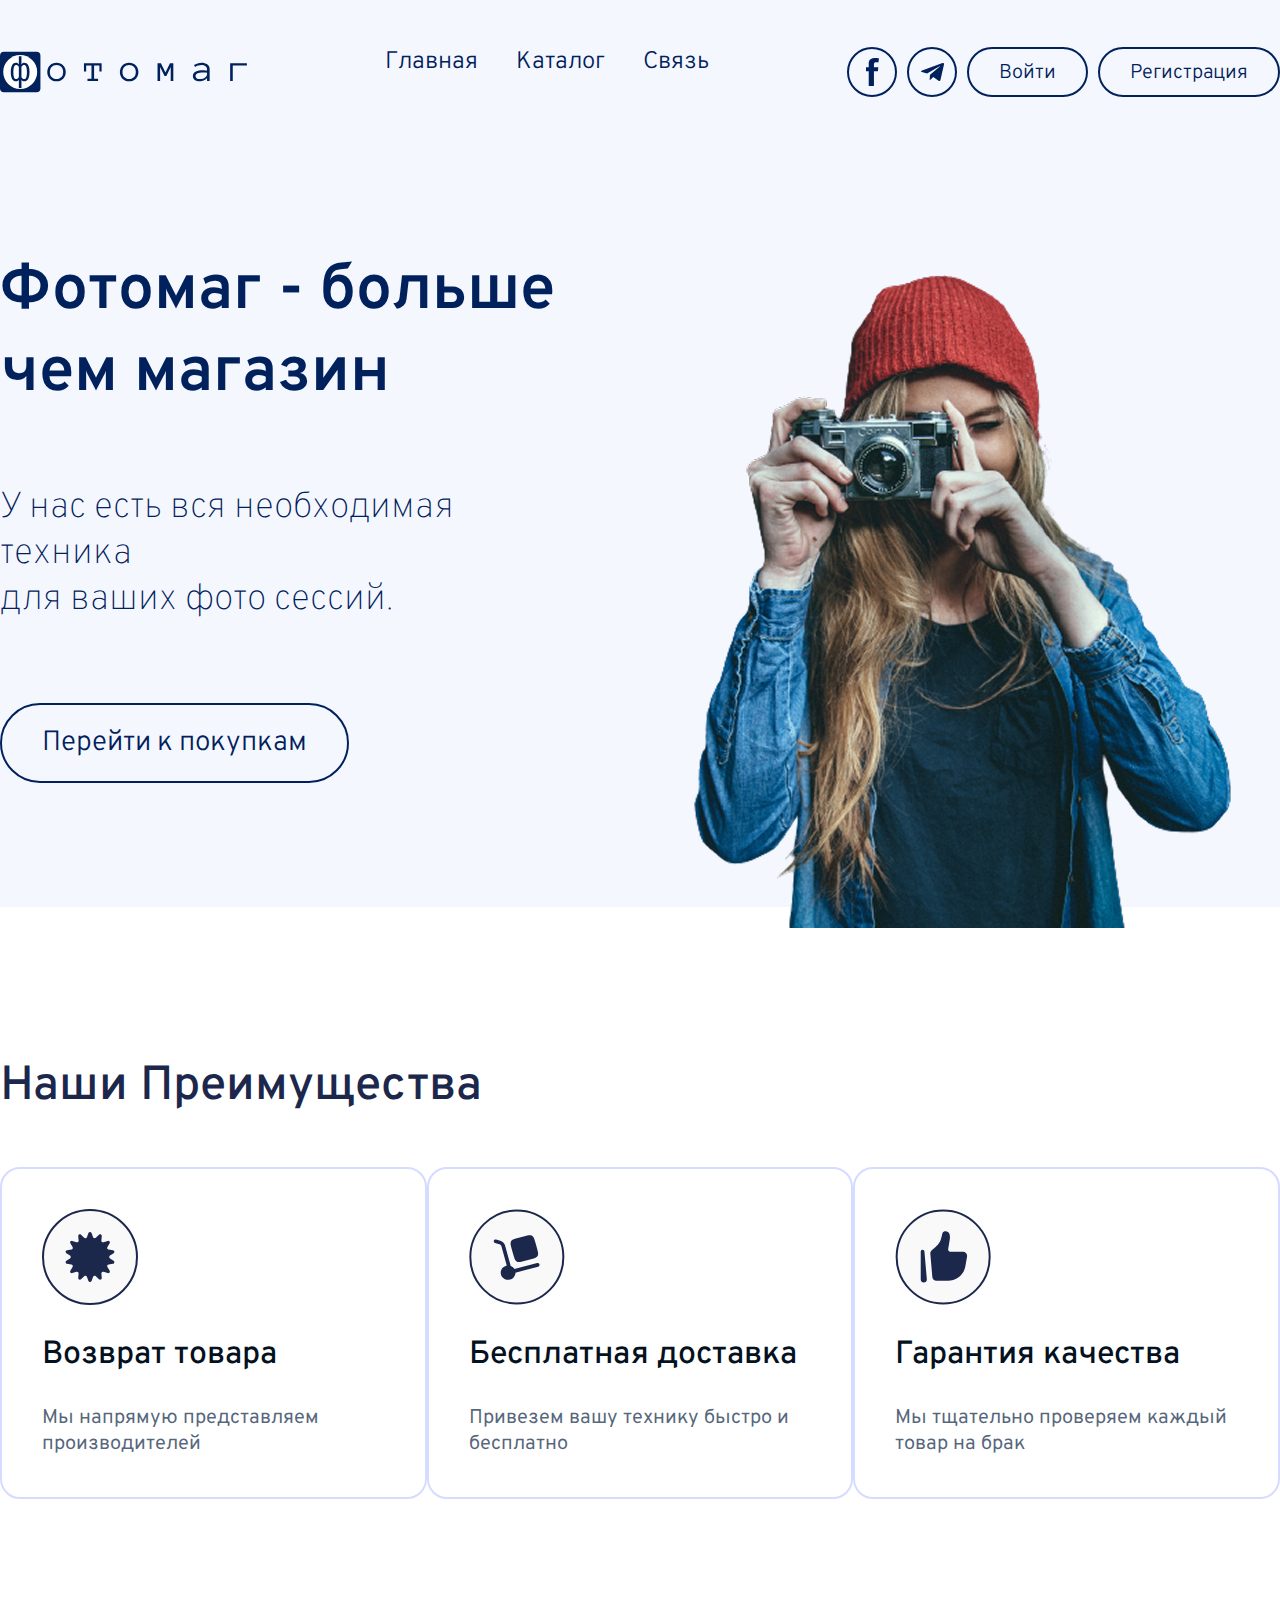
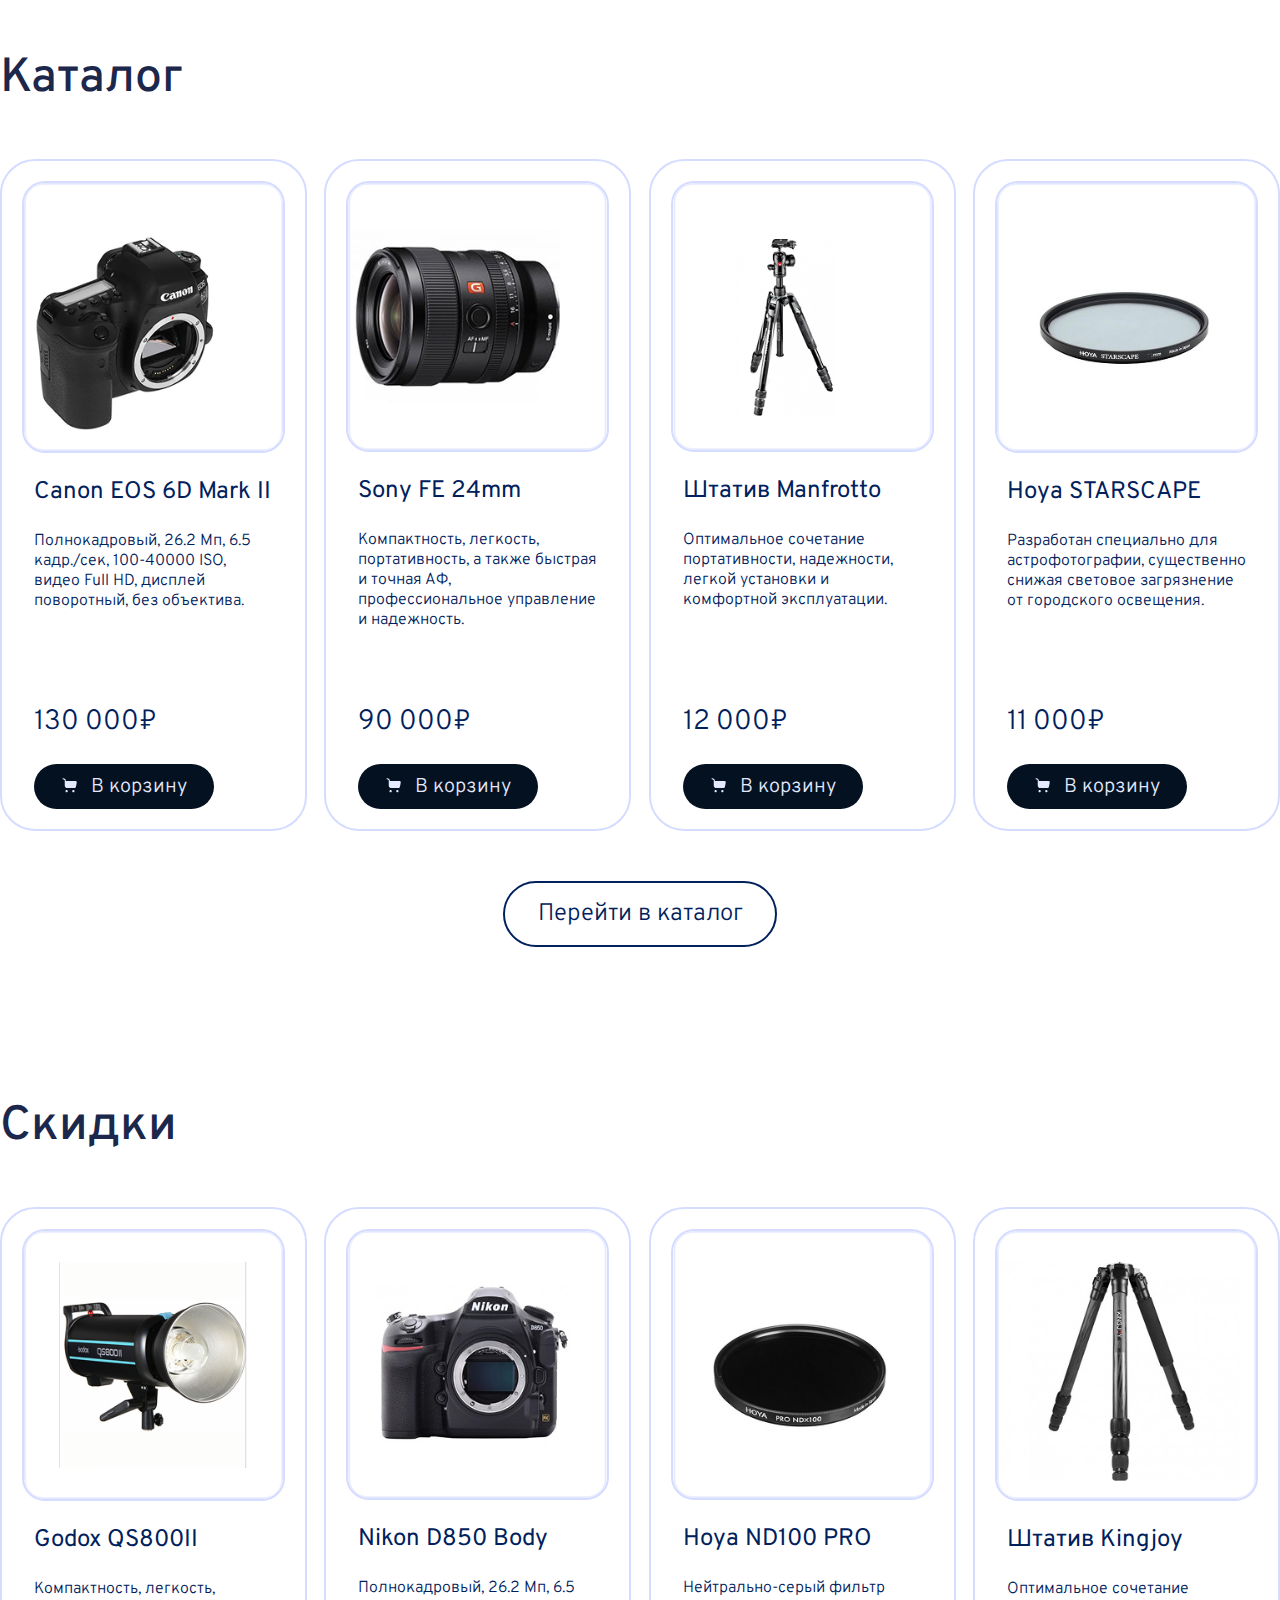
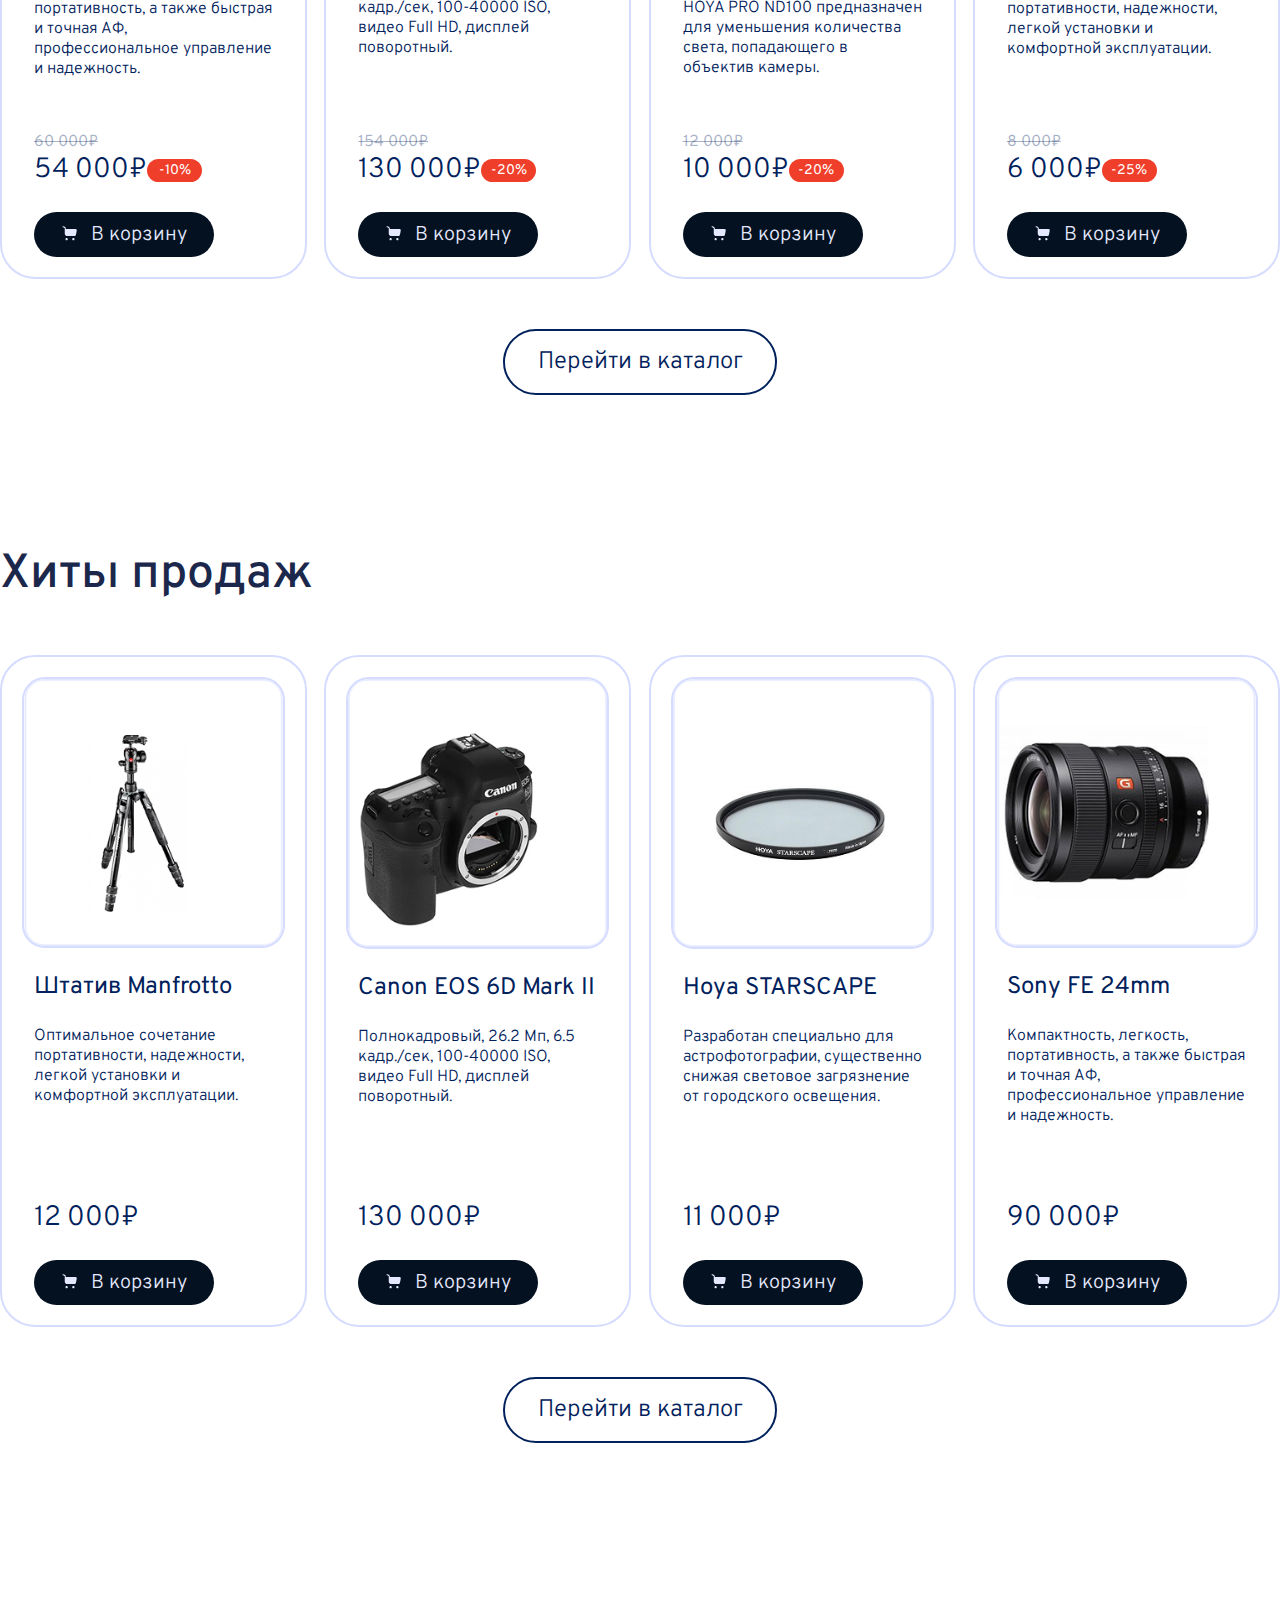
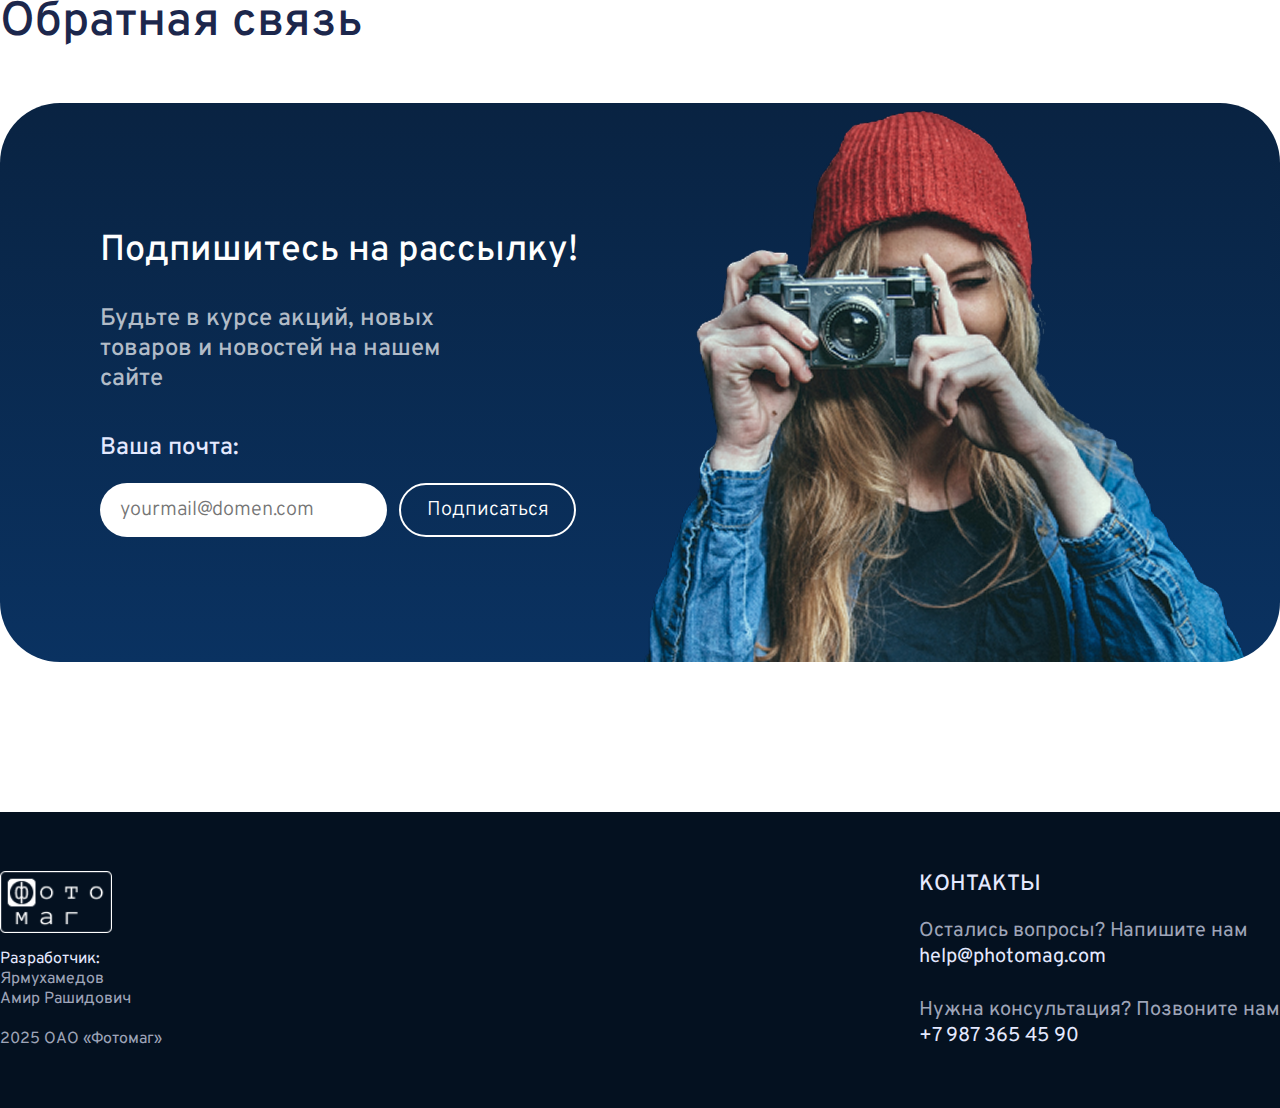
<file: index.html>
<!DOCTYPE html>
<html lang="en">

<head>
    <meta charset="UTF-8">
    <meta name="viewport" content="width=device-width, initial-scale=1.0">
    <title>Фотомаг | Купить фототехнику в Казани</title>
    <link rel="preconnect" href="https://fonts.googleapis.com">
    <link rel="preconnect" href="https://fonts.gstatic.com" crossorigin>
    <link
        href="https://fonts.googleapis.com/css2?family=Montserrat:ital,wght@0,100..900;1,100..900&family=Overpass:ital,wght@0,100..900;1,100..900&display=swap"
        rel="stylesheet">
    <link rel="stylesheet" href="assets/style/style.css">
    <link rel="shortcut icon" href="assets/img/favicon.png" type="image/x-icon">
</head>

<body>
    <section>
        <header class="container">
            <input type="checkbox" id="burger">
            <label for="burger">
                <span>
                    
                </span>
            </label>
            <div class="logo">
                <img src="assets/img/logo.svg" alt="">
            </div>
            <nav>
                <div class="nav">
                    <a href="" class="nav-option">Главная</a>
                    <a href="catalog.html" class="nav-option">Каталог</a>
                    <a href="" class="nav-option">Связь</a>
                </div>
                <div class="nav-btns">
                    <button type="button" class="nav-btn-icon"><img src="assets/img/icons/facebook.svg" alt=""></button>
                    <button type="button" class="nav-btn-icon"><img src="assets/img/icons/tg.svg" alt=""></button>
                    <a href="login.html" class="nav-option"><button type="button" class="nav-btn">Войти</button></a>
                    <a href="reg.html" class="nav-option"><button type="button" class="nav-btn">Регистрация</button></a>
                </div>
            </nav>



        </header>
        <div class="banner container">
            <div class="banner-content">
                <h1 class="banner-heading">Фотомаг - больше <br> чем магазин</h1>
                <p class="banner-text">У нас есть вся необходимая техника<br> для ваших фото сессий.</p>
                <a href=""><button class="btn banner-btn">
                        Перейти к покупкам
                    </button></a>
            </div>
        </div>
    </section>

    <main>
        <!-- adv -->
        <div class="adv container">
            <h1 class="title">Наши Преимущества</h1>
            <div class="adv-cards">
                <div class="adv-card">
                    <img src="assets/img/icons/adv1svg.svg" alt="" class="adv-icon">
                    <h2 class="adv-title">Возврат товара</h2>
                    <p class="adv-sub">Мы напрямую представляем производителей</p>
                </div>
                <div class="adv-card">
                    <img src="assets/img/icons/adv2.svg" alt="" class="adv-icon">
                    <h2 class="adv-title">Бесплатная доставка</h2>
                    <p class="adv-sub">Привезем вашу технику быстро и бесплатно</p>
                </div>
                <div class="adv-card">
                    <img src="assets/img/icons/adv3.svg" alt="" class="adv-icon">
                    <h2 class="adv-title">Гарантия качества</h2>
                    <p class="adv-sub">Мы тщательно проверяем каждый товар на брак</p>
                </div>
            </div>
        </div>
        <!-- catalog -->
        <div class="catalog container">
            <h1 class="title">Каталог</h1>
            <div class="cards">
                <!-- card1 -->
                <div class="card" onclick="">
                    <img src="assets/img/products/canon.png" alt="" class="cover">
                    <div class="card-content">
                        <div class="product-text">
                            <h2 class="product-title">
                                Canon EOS 6D Mark II
                            </h2>
                            <p class="product-desc">
                                Полнокадровый, 26.2 Мп, 6.5 кадр./сек, 100-40000 ISO, видео Full HD, дисплей
                                поворотный, без объектива. 
                            </p>
                        </div>
                        <div class="product-cart-price">
                            <p class="price">130 000₽</p>
                            <button type="button" class="cart-btn" onclick="location.href='card.html'">
                                <p class="in-cart">В корзину</p>
                            </button>
                        </div>
                    </div>
                </div>
                <!-- card2 -->
                <div class="card">
                    <img src="assets/img/products/lens.png" alt="" class="cover">
                    <div class="card-content">
                        <div class="product-text">
                            <h2 class="product-title">
                                Sony FE 24mm
                            </h2>
                            <p class="product-desc">
                                Компактность, легкость, портативность, а также быстрая и точная АФ, профессиональное
                                управление и надежность. 
                            </p>
                        </div>
                        <div class="product-cart-price">
                            <p class="price">90 000₽</p>
                            <button type="button" class="cart-btn">
                                <p class="in-cart">В корзину</p>
                            </button>
                        </div>
                    </div>
                </div>
                <!-- card3 -->
                <div class="card">
                    <img src="assets/img/products/manfrotto.png" alt="" class="cover">
                    <div class="card-content">
                        <div class="product-text">
                            <h2 class="product-title">
                                Штатив Manfrotto
                            </h2>
                            <p class="product-desc">
                                Оптимальное сочетание портативности, надежности, легкой установки и комфортной
                                эксплуатации. 
                            </p>
                        </div>
                        <div class="product-cart-price">
                            <p class="price">12 000₽</p>
                            <button type="button" class="cart-btn">
                                <p class="in-cart">В корзину</p>
                            </button>
                        </div>
                    </div>
                </div>

                <!-- card6 -->
                <div class="card">
                    <img src="assets/img/products/filter.png" alt="" class="cover">
                    <div class="card-content">
                        <div class="product-text">
                            <h2 class="product-title">
                                Hoya STARSCAPE
                            </h2>
                            <p class="product-desc">
                                Разработан специально для астрофотографии, существенно снижая световое загрязнение от
                                городского освещения.
                            </p>
                        </div>
                        <div class="product-cart-price">
                            <p class="price">11 000₽</p>
                            <button type="button" class="cart-btn">
                                <p class="in-cart">В корзину</p>
                            </button>
                        </div>
                    </div>
                </div>
            </div>
            <a href="catalog.html"><button class="btn btn-catalog">Перейти в каталог</button></a>
        </div>
        <!-- sale-->
        <div class="catalog container">
            <h1 class="title">Скидки</h1>
            <div class="cards">
                <!-- card1 -->
                <div class="card">
                    <img src="assets/img/products/light.png" alt="" class="cover">
                    <div class="card-content">
                        <div class="product-text">
                            <h2 class="product-title">
                                Godox QS800II
                            </h2>
                            <p class="product-desc">
                                Компактность, легкость, портативность, а также быстрая и точная АФ, профессиональное
                                управление и надежность. 
                            </p>
                        </div>
                        <div class="product-cart-price">
                            <div class="sale-price">
                                <p class="fake-price">60 000₽</p>
                                <span>
                                    <p class="price">54 000₽</p>
                                    <div class="percent">-10%</div>
                                </span>
                            </div>
                            <button type="button" class="cart-btn">
                                <p class="in-cart">В корзину</p>
                            </button>

                        </div>
                    </div>
                </div>
                <!-- card2 -->
                <div class="card">
                    <img src="assets/img/products/nikon.png" alt="" class="cover">
                    <div class="card-content">
                        <div class="product-text">
                            <h2 class="product-title">
                                Nikon D850 Body
                            </h2>
                            <p class="product-desc">
                                Полнокадровый, 26.2 Мп, 6.5 кадр./сек, 100-40000 ISO, видео Full HD, дисплей
                                поворотный. 
                            </p>
                        </div>
                        <div class="product-cart-price">
                            <div class="sale-price">
                                <p class="fake-price">154 000₽</p>
                                <span>
                                    <p class="price">130 000₽</p>
                                    <div class="percent">-20%</div>
                                </span>
                            </div>
                            <button type="button" class="cart-btn">
                                <p class="in-cart">В корзину</p>
                            </button>

                        </div>
                    </div>
                </div>
                <!-- card3 -->
                <div class="card">
                    <img src="assets/img/products/filter-dark.png" alt="" class="cover">
                    <div class="card-content">
                        <div class="product-text">
                            <h2 class="product-title">
                                Hoya ND100 PRO
                            </h2>
                            <p class="product-desc">
                                Нейтрально-серый фильтр HOYA PRO ND100 предназначен для уменьшения количества света,
                                попадающего в объектив камеры.
                            </p>
                        </div>
                        <div class="product-cart-price">
                            <div class="sale-price">
                                <p class="fake-price">12 000₽</p>
                                <span>
                                    <p class="price">10 000₽</p>
                                    <div class="percent">-20%</div>
                                </span>
                            </div>
                            <button type="button" class="cart-btn">
                                <p class="in-cart">В корзину</p>
                            </button>
                        </div>
                    </div>
                </div>

                <!-- card6 -->
                <div class="card">
                    <img src="assets/img/products/kingjoy.png" alt="" class="cover">
                    <div class="card-content">
                        <div class="product-text">
                            <h2 class="product-title">
                                Штатив Kingjoy
                            </h2>
                            <p class="product-desc">
                                Оптимальное сочетание портативности, надежности, легкой установки и комфортной
                                эксплуатации. 
                            </p>
                        </div>
                        <div class="product-cart-price">
                            <div class="sale-price">
                                <p class="fake-price">8 000₽</p>
                                <span>
                                    <p class="price">6 000₽</p>
                                    <div class="percent">-25%</div>
                                </span>
                            </div>
                            <button type="button" class="cart-btn">
                                <p class="in-cart">В корзину</p>
                            </button>
                        </div>
                    </div>
                </div>
            </div>
            <a href="catalog.html"><button class="btn btn-catalog">Перейти в каталог</button></a>
        </div>
        <!-- catalog -->
        <div class="catalog container">
            <h1 class="title">Хиты продаж</h1>
            <div class="cards">
                <div class="card">
                    <img src="assets/img/products/manfrotto.png" alt="" class="cover">
                    <div class="card-content">
                        <div class="product-text">
                            <h2 class="product-title">
                                Штатив Manfrotto
                            </h2>
                            <p class="product-desc">
                                Оптимальное сочетание портативности, надежности, легкой установки и комфортной
                                эксплуатации. 
                            </p>
                        </div>
                        <div class="product-cart-price">
                            <p class="price">12 000₽</p>
                            <button type="button" class="cart-btn">
                                <p class="in-cart">В корзину</p>
                            </button>

                        </div>
                    </div>
                </div>
                <div class="card">
                    <img src="assets/img/products/canon.png" alt="" class="cover">
                    <div class="card-content">
                        <div class="product-text">
                            <h2 class="product-title">
                                Canon EOS 6D Mark II
                            </h2>
                            <p class="product-desc">
                                Полнокадровый, 26.2 Мп, 6.5 кадр./сек, 100-40000 ISO, видео Full HD, дисплей
                                поворотный. 
                            </p>
                        </div>
                        <div class="product-cart-price">
                            <p class="price">130 000₽</p>
                            <button type="button" class="cart-btn">
                                <p class="in-cart">В корзину</p>
                            </button>

                        </div>
                    </div>
                </div>
                <div class="card">
                    <img src="assets/img/products/filter.png" alt="" class="cover">
                    <div class="card-content">
                        <div class="product-text">
                            <h2 class="product-title">
                                Hoya STARSCAPE
                            </h2>
                            <p class="product-desc">
                                Разработан специально для астрофотографии, существенно снижая световое загрязнение от
                                городского освещения.
                            </p>
                        </div>
                        <div class="product-cart-price">
                            <p class="price">11 000₽</p>
                            <button type="button" class="cart-btn">
                                <p class="in-cart">В корзину</p>
                            </button>
                        </div>
                    </div>
                </div>
                <div class="card">
                    <img src="assets/img/products/lens.png" alt="" class="cover">
                    <div class="card-content">
                        <div class="product-text">
                            <h2 class="product-title">
                                Sony FE 24mm
                            </h2>
                            <p class="product-desc">
                                Компактность, легкость, портативность, а также быстрая и точная АФ, профессиональное
                                управление и надежность. 
                            </p>
                        </div>
                        <div class="product-cart-price">
                            <p class="price">90 000₽</p>
                            <button type="button" class="cart-btn">
                                <p class="in-cart">В корзину</p>
                            </button>
                        </div>
                    </div>
                </div>
            </div>
            <a href="catalog.html"><button class="btn btn-catalog">Перейти в каталог</button></a>
        </div>
        <div class="mail container">
            <h1 class="title">Обратная связь</h1>
            <div class="mail-block">
                <div class="mail-content">
                    <h2 class="mail-title">Подпишитесь на рассылку!</h2>
                    <p class="mail-message">Будьте в курсе акций, новых товаров и новостей на нашем сайте</p>
                    <div class="form-container">
                        <p class="form-title">Ваша почта:</p>
                        <div class="form-row">
                            <form action="""><input type=" email" name="" id="" placeholder="yourmail@domen.com"></form>
                            <button type="submit" class="btn mail-btn">Подписаться</button>
                        </div>
                    </div>
                </div>
            </div>
        </div>
    </main>
    <footer>
        <div class="footer-block container">
            <div class="footer-column">
                <div class="footer-logo">
                    <img src="assets/img/dark-logo.png" alt="" class="footer-logo">
                </div>
                <div class="copyright">
                    <p class="author"><span class="developer">Разработчик:</span> Ярмухамедов Амир Рашидович</p>
                    <p class="company-name">2025 ОАО «Фотомаг»</p>
                </div>
            </div>
            <div class="footer-column">
                <h2 class="footer-column-title">
                    Контакты
                </h2>
                <div class="footer-contacts">
                    <div class="footer-column-contact">
                        <h2 class="contact-heading">Остались вопросы? Напишите нам</h2>
                        <a href="mailto:help@photomag.com>">help@photomag.com</a>
                    </div>
                    <div class="footer-column-contact">
                        <h2 class="contact-heading">Нужна консультация? Позвоните нам</h2>
                        <a href="mailto:altair-astroshop@gmail.com">+7 987 365 45 90</a>
                    </div>
                </div>
            </div>
    </footer>
</body>

</html>
</file>
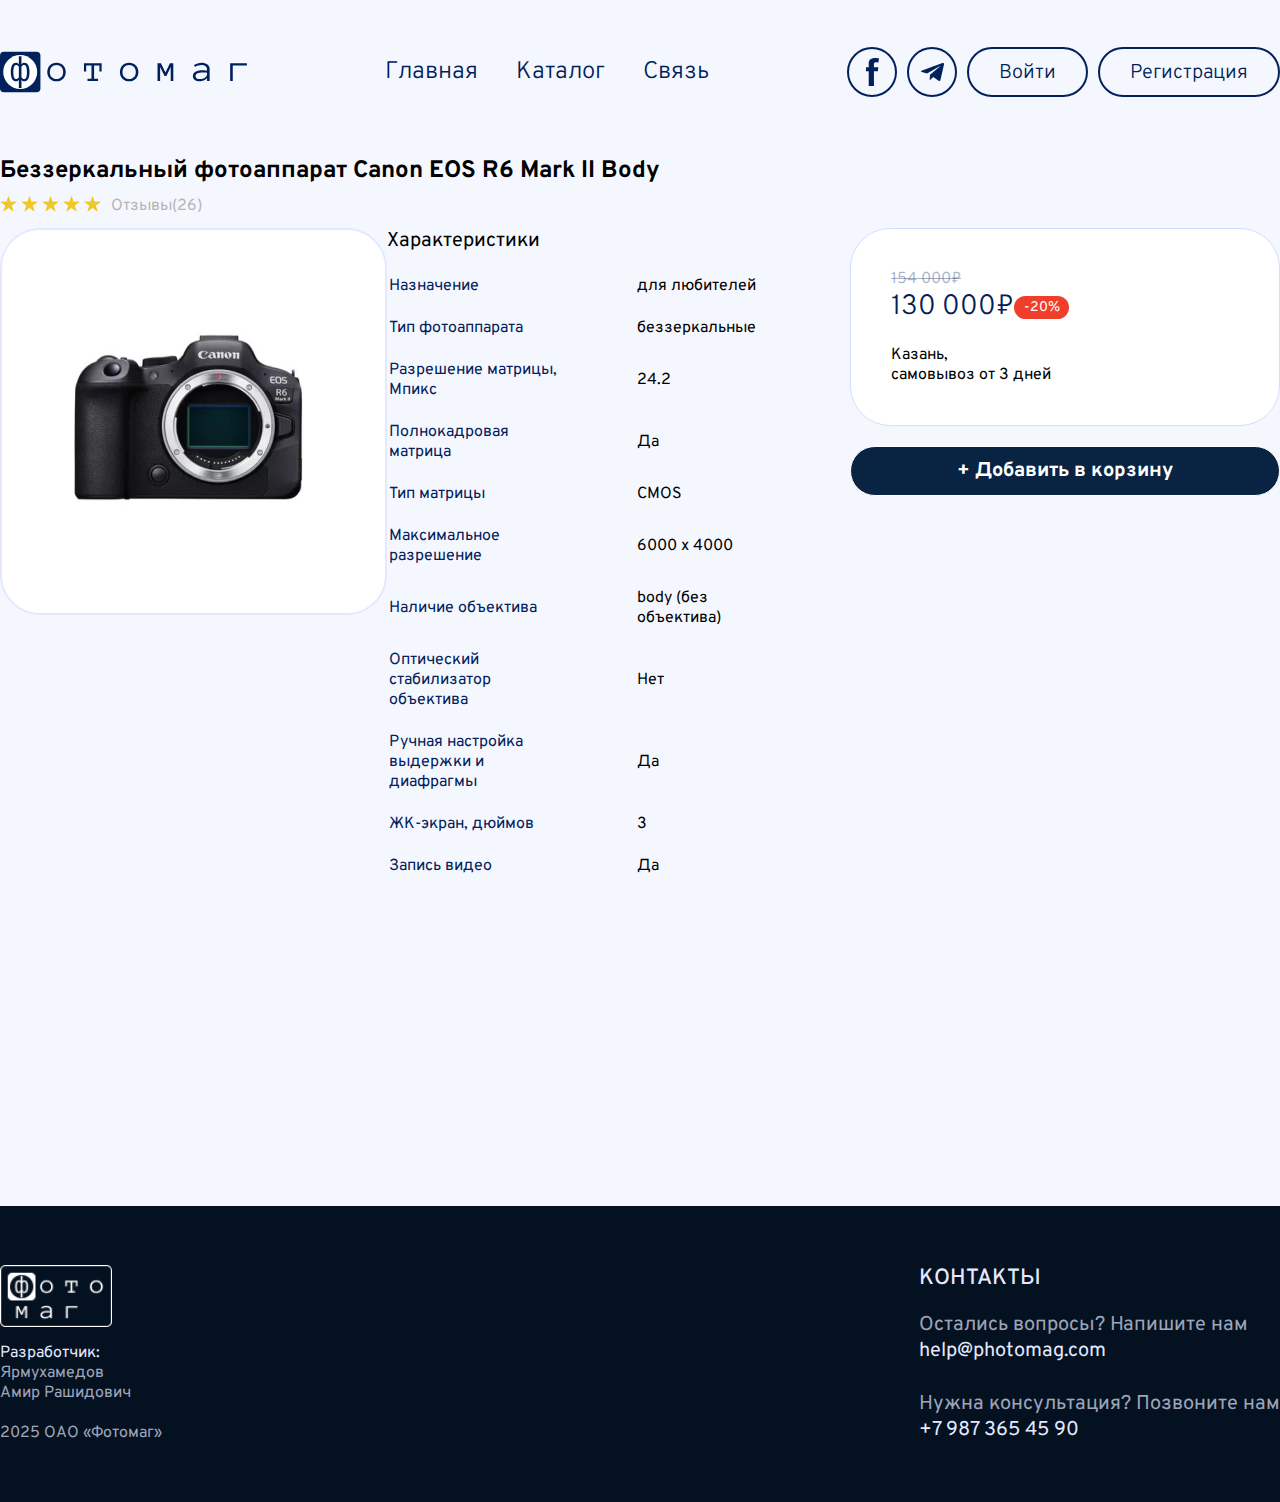
<file: card.html>
<!DOCTYPE html>
<html lang="en">

<head>
    <meta charset="UTF-8">
    <meta name="viewport" content="width=device-width, initial-scale=1.0">
    <title>Фотомаг | Купить фототехнику в Казани</title>
    <link rel="preconnect" href="https://fonts.googleapis.com">
    <link rel="preconnect" href="https://fonts.gstatic.com" crossorigin>
    <link
        href="https://fonts.googleapis.com/css2?family=Montserrat:ital,wght@0,100..900;1,100..900&family=Overpass:ital,wght@0,100..900;1,100..900&display=swap"
        rel="stylesheet">
    <link rel="stylesheet" href="assets/style/style.css">
    <link rel="shortcut icon" href="assets/img/favicon.png" type="image/x-icon">
</head>

<body class="bgaccent">
    <header class="container">
        <div class="logo">
            <img src="assets/img/logo.svg" alt="">
        </div>
        <div class="nav">
            <a href="index.html" class="nav-option">Главная</a>
            <a href="catalog.html" class="nav-option">Каталог</a>
            <a href="" class="nav-option">Связь</a>
        </div>
        <div class="nav-btns">
            <button type="button" class="nav-btn-icon"><img src="assets/img/icons/facebook.svg" alt=""></button>
            <button type="button" class="nav-btn-icon"><img src="assets/img/icons/tg.svg" alt=""></button>
            <a href="login.html" class="nav-option"><button type="button" class="nav-btn">Войти</button></a>
            <a href="reg.html" class="nav-option"><button type="button" class="nav-btn">Регистрация</button></a>
        </div>

    </header>
    <main>
        <div class="card-page container">
            <div class="card-page-title">
                <h2>Беззеркальный фотоаппарат Canon EOS R6 Mark II Body</h2>
                <div class="rating-card-page">
                    <div class="stars">
                        <img src="assets/img/icons/Star.svg" alt="">
                    <img src="assets/img/icons/Star.svg" alt="">
                    <img src="assets/img/icons/Star.svg" alt="">
                    <img src="assets/img/icons/Star.svg" alt="">
                    <img src="assets/img/icons/Star.svg" alt="">
                    </div>
                    
                    <p class="little-gray-text">Отзывы(26)</p>
                </div>
            </div>
            <div class="card-page-content">
                <img src="assets/img/card.png" alt="" class="card-image">
                <div class="card-page-col">
                    <p class="col-title">
                        Характеристики
                    </p>
                    <table class="chars">
                        <tr>
                            <td>Назначение</td>
                            <td>для любителей</td>
                        </tr>
                        <tr>
                            <td>Тип фотоаппарата</td>
                            <td>беззеркальные</td>
                        </tr>
                        <tr>
                            <td>Разрешение матрицы, Мпикс</td>
                            <td>24.2</td>
                        </tr>
                        <tr>
                            <td>Полнокадровая матрица</td>
                            <td>Да</td>
                        </tr>
                        <tr>
                            <td>Тип матрицы</td>
                            <td>CMOS</td>
                        </tr>
                        <tr>
                            <td>Максимальное разрешение</td>
                            <td>6000 x 4000</td>
                        </tr>
                        <tr>
                            <td>Наличие объектива</td>
                            <td>body (без объектива)</td>
                        </tr>
                        <tr>
                            <td>Оптический стабилизатор <br> объектива</td>
                            <td>Нет</td>
                        </tr>
                        <tr>
                            <td>Ручная настройка <br> выдержки и диафрагмы</td>
                            <td>Да</td>
                        </tr>
                        <tr>
                            <td>ЖК-экран, дюймов</td>
                            <td>3</td>
                        </tr>
                        <tr>
                            <td>Запись видео</td>
                            <td>Да</td>
                        </tr>
                    </table>
                </div>
                <div class="card-page-col">
                    <div class="card-page-price">
                        <div class="sale-price">
                            <p class="fake-price">154 000₽</p>
                            <span>
                                <p class="price">130 000₽</p>
                                <div class="percent">-20%</div>
                            </span>
                        </div>
                        <p>
                            Казань, <br>самовывоз от 3 дней
                        </p>
                    </div>



                    <button type="button" class="submit-btn">
                        <p class="">+ Добавить в корзину</p>
                    </button>
                </div>
            </div>
        </div>
    </main>
    <footer>
        <div class="footer-block container">
            <div class="footer-column">
                <div class="footer-logo">
                    <img src="assets/img/dark-logo.png" alt="" class="footer-logo">
                </div>
                <div class="copyright">
                    <p class="author"><span class="developer">Разработчик:</span> Ярмухамедов Амир Рашидович</p>
                    <p class="company-name">2025 ОАО «Фотомаг»</p>
                </div>
            </div>
            <div class="footer-column">
                <h2 class="footer-column-title">
                    Контакты
                </h2>
                <div class="footer-contacts">
                    <div class="footer-column-contact">
                        <h2 class="contact-heading">Остались вопросы? Напишите нам</h2>
                        <a href="mailto:help@photomag.com>">help@photomag.com</a>
                    </div>
                    <div class="footer-column-contact">
                        <h2 class="contact-heading">Нужна консультация? Позвоните нам</h2>
                        <a href="mailto:altair-astroshop@gmail.com">+7 987 365 45 90</a>
                    </div>
                </div>
            </div>
    </footer>
</body>
</file>
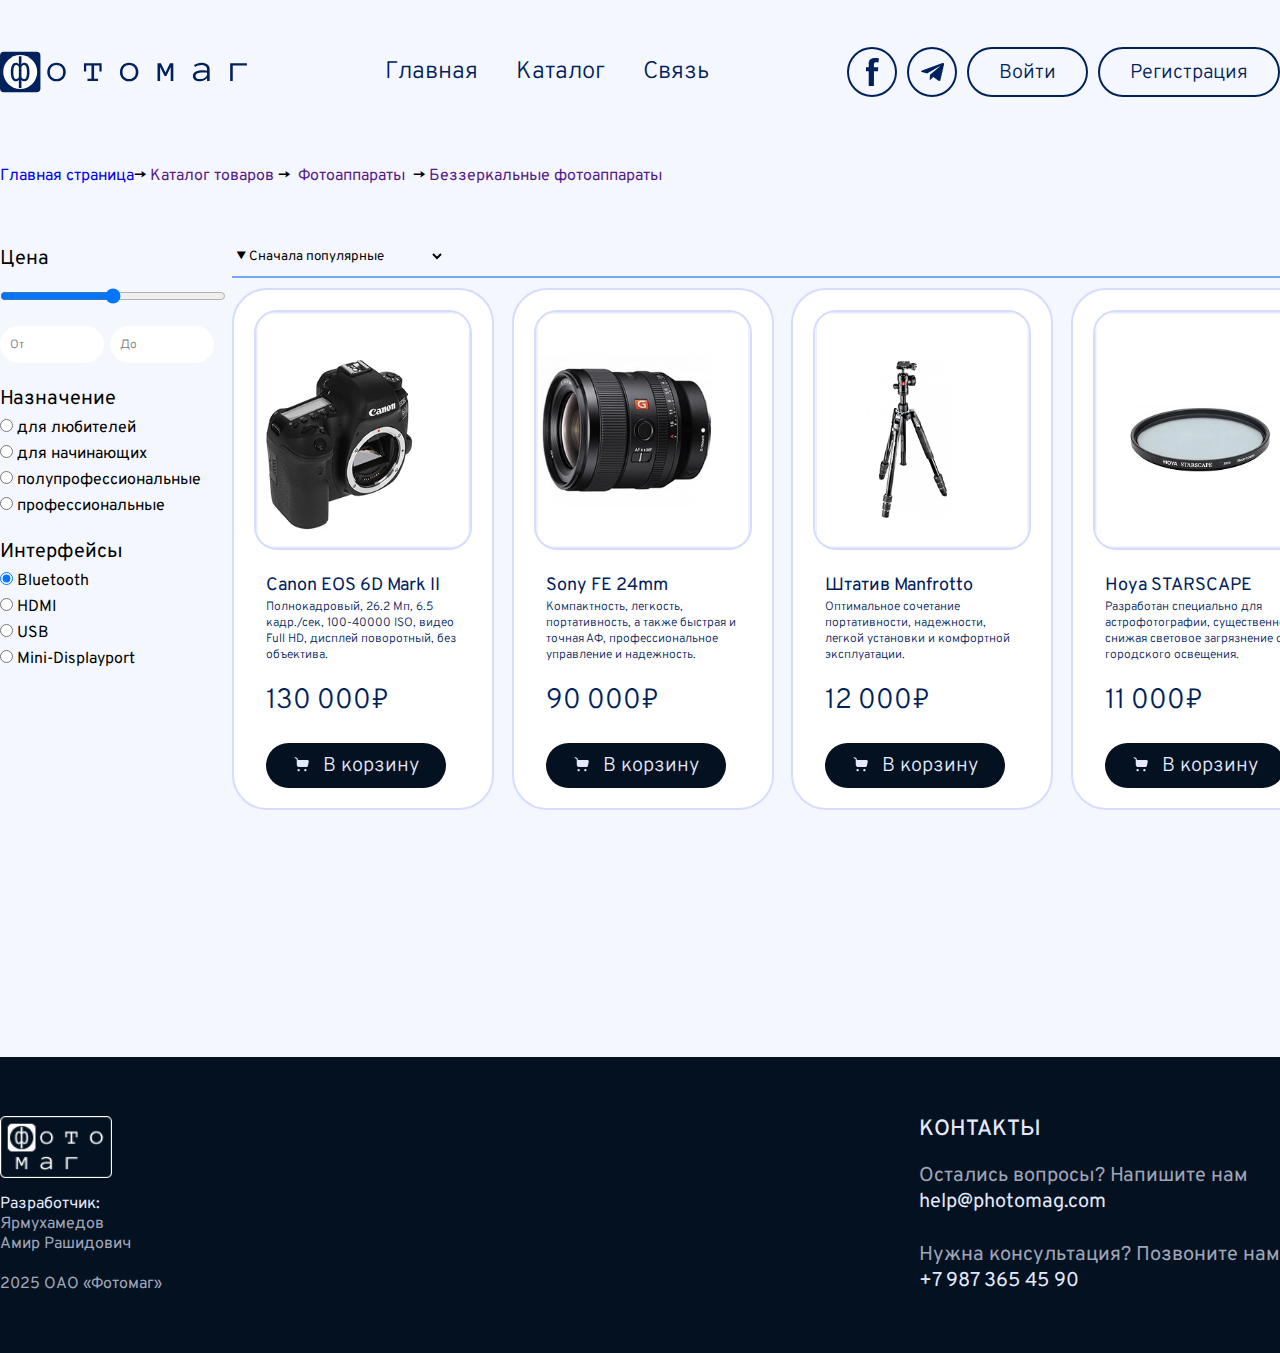
<file: catalog.html>
<!DOCTYPE html>
<html lang="en">

<head>
    <meta charset="UTF-8">
    <meta name="viewport" content="width=device-width, initial-scale=1.0">
    <title>Фотомаг | Купить фототехнику в Казани</title>
    <link rel="preconnect" href="https://fonts.googleapis.com">
    <link rel="preconnect" href="https://fonts.gstatic.com" crossorigin>
    <link
        href="https://fonts.googleapis.com/css2?family=Montserrat:ital,wght@0,100..900;1,100..900&family=Overpass:ital,wght@0,100..900;1,100..900&display=swap"
        rel="stylesheet">
    <link rel="stylesheet" href="assets/style/style.css">
    <link rel="shortcut icon" href="assets/img/favicon.png" type="image/x-icon">
</head>

<body class="bgaccent">
    <section>
        <header class="container">

            <div class="logo">
                <img src="assets/img/logo.svg" alt="">
            </div>
            <div class="nav">
                <a href="index.html" class="nav-option">Главная</a>
                <a href="catalog.html" class="nav-option">Каталог</a>
                <a href="" class="nav-option">Связь</a>
            </div>
            <div class="nav-btns">
                <button type="button" class="nav-btn-icon"><img src="assets/img/icons/facebook.svg" alt=""></button>
                <button type="button" class="nav-btn-icon"><img src="assets/img/icons/tg.svg" alt=""></button>
                <a href="login.html" class="nav-option"><button type="button" class="nav-btn">Войти</button></a>
                <a href="reg.html" class="nav-option"><button type="button" class="nav-btn">Регистрация</button></a>
            </div>

        </header>
        <div class="catalog-page container">
            <a href="index.html" class="nav-option">Главная страница</a>→ <a href="" class="nav-option">Каталог
                товаров</a>
            →  <a href="" class="nav-option">Фотоаппараты </a> → <a href="" class="nav-option">Беззеркальные
                фотоаппараты</a>
            <div class="catalog-page-content">
                <div class="filters">
                    <div class="filter price-filter">
                        <legend>Цена</legend>
                        <div class="range-wrapper">
                            <input type="range">
                        </div>
                        <div class="row">
                            <input type="number" placeholder="От">
                            <input type="number" name="my-input" id="max" placeholder="До">
                        </div>
                    </div>
                    <div class="filter">
                        <legend>Назначение</legend>
                        <div><input type="radio" id="huey" name="drone" value="huey" checked />
                            <label for="huey">для любителей</label>
                        </div>

                        <div>
                            <input type="radio" id="dewey" name="drone" value="dewey" />
                            <label for="dewey">для начинающих</label>
                        </div>

                        <div>
                            <input type="radio" id="louie" name="drone" value="louie" />
                            <label for="louie">полупрофессиональные</label>
                        </div>
                        <div>
                            <input type="radio" id="louie1" name="drone" value="louie" />
                            <label for="loui1e">профессиональные</label>
                        </div>
                    </div>
                    <div class="filter">


                        <legend>Интерфейсы</legend>
                        <div>
                            <input type="radio" id="huey1" name="drone" value="huey1" checked />
                            <label for="huey1">Bluetooth</label>
                        </div>
                        <div>
                            <input type="radio" id="dewey1" name="drone" value="dewey1" />
                            <label for="dewey1">HDMI</label>
                        </div>

                        <div>
                            <input type="radio" id="louie2" name="drone" value="louie2" />
                            <label for="louie2">USB</label>
                        </div>
                        <div>
                            <input type="radio" id="louie3" name="drone" value="louie3" />
                            <label for="louie">Mini-Displayport</label>
                        </div>
                    </div>

                </div>
                <div class="catalog-products">
                    <select name="" id="">
                        <option value="">▼ Сначала популярные</option>
                        <option value="">Сначала дешевые</option>
                        <option value="">Сначала дорогие</option>
                        <option value="">Сначала с высоким рейтингом</option>
                    </select>
                    <hr>
                    <div class="cards">
                        <!-- card1 -->
                        <div class="card">
                            <img src="assets/img/products/canon.png" alt="" class="cover">
                            <div class="card-content">
                                <div class="product-text">
                                    <h2 class="product-title">
                                        Canon EOS 6D Mark II
                                    </h2>
                                    <p class="product-desc">
                                        Полнокадровый, 26.2 Мп, 6.5 кадр./сек, 100-40000 ISO, видео Full HD, дисплей
                                        поворотный, без объектива. 
                                    </p>
                                </div>
                                <div class="product-cart-price">
                                    <p class="price">130 000₽</p>
                                    <button type="button" class="cart-btn" onclick="location.href='card.html'">
                                        <p class="in-cart">В корзину</p>
                                    </button>
                                </div>
                            </div>
                        </div>
                        <!-- card2 -->
                        <div class="card">
                            <img src="assets/img/products/lens.png" alt="" class="cover">
                            <div class="card-content">
                                <div class="product-text">
                                    <h2 class="product-title">
                                        Sony FE 24mm
                                    </h2>
                                    <p class="product-desc">
                                        Компактность, легкость, портативность, а также быстрая и точная АФ,
                                        профессиональное
                                        управление и надежность. 
                                    </p>
                                </div>
                                <div class="product-cart-price">
                                    <p class="price">90 000₽</p>
                                    <button type="button" class="cart-btn">
                                        <p class="in-cart">В корзину</p>
                                    </button>
                                </div>
                            </div>
                        </div>
                        <!-- card3 -->
                        <div class="card">
                            <img src="assets/img/products/manfrotto.png" alt="" class="cover">
                            <div class="card-content">
                                <div class="product-text">
                                    <h2 class="product-title">
                                        Штатив Manfrotto
                                    </h2>
                                    <p class="product-desc">
                                        Оптимальное сочетание портативности, надежности, легкой установки и комфортной
                                        эксплуатации. 
                                    </p>
                                </div>
                                <div class="product-cart-price">
                                    <p class="price">12 000₽</p>
                                    <button type="button" class="cart-btn">
                                        <p class="in-cart">В корзину</p>
                                    </button>
                                </div>
                            </div>
                        </div>

                        <!-- card6 -->
                        <div class="card">
                            <img src="assets/img/products/filter.png" alt="" class="cover">
                            <div class="card-content">
                                <div class="product-text">
                                    <h2 class="product-title">
                                        Hoya STARSCAPE
                                    </h2>
                                    <p class="product-desc">
                                        Разработан специально для астрофотографии, существенно снижая световое
                                        загрязнение
                                        от
                                        городского освещения.
                                    </p>
                                </div>
                                <div class="product-cart-price">
                                    <p class="price">11 000₽</p>
                                    <button type="button" class="cart-btn">
                                        <p class="in-cart">В корзину</p>
                                    </button>
                                </div>
                            </div>
                        </div>
                    </div>
                </div>
            </div>


        </div>



    </section>
    <footer>
        <div class="footer-block container">
            <div class="footer-column">
                <div class="footer-logo">
                    <img src="assets/img/dark-logo.png" alt="" class="footer-logo">
                </div>
                <div class="copyright">
                    <p class="author"><span class="developer">Разработчик:</span> Ярмухамедов Амир Рашидович</p>
                    <p class="company-name">2025 ОАО «Фотомаг»</p>
                </div>
            </div>
            <div class="footer-column">
                <h2 class="footer-column-title">
                    Контакты
                </h2>
                <div class="footer-contacts">
                    <div class="footer-column-contact">
                        <h2 class="contact-heading">Остались вопросы? Напишите нам</h2>
                        <a href="mailto:help@photomag.com>">help@photomag.com</a>
                    </div>
                    <div class="footer-column-contact">
                        <h2 class="contact-heading">Нужна консультация? Позвоните нам</h2>
                        <a href="mailto:altair-astroshop@gmail.com">+7 987 365 45 90</a>
                    </div>
                </div>
            </div>
    </footer>
</body>
</file>
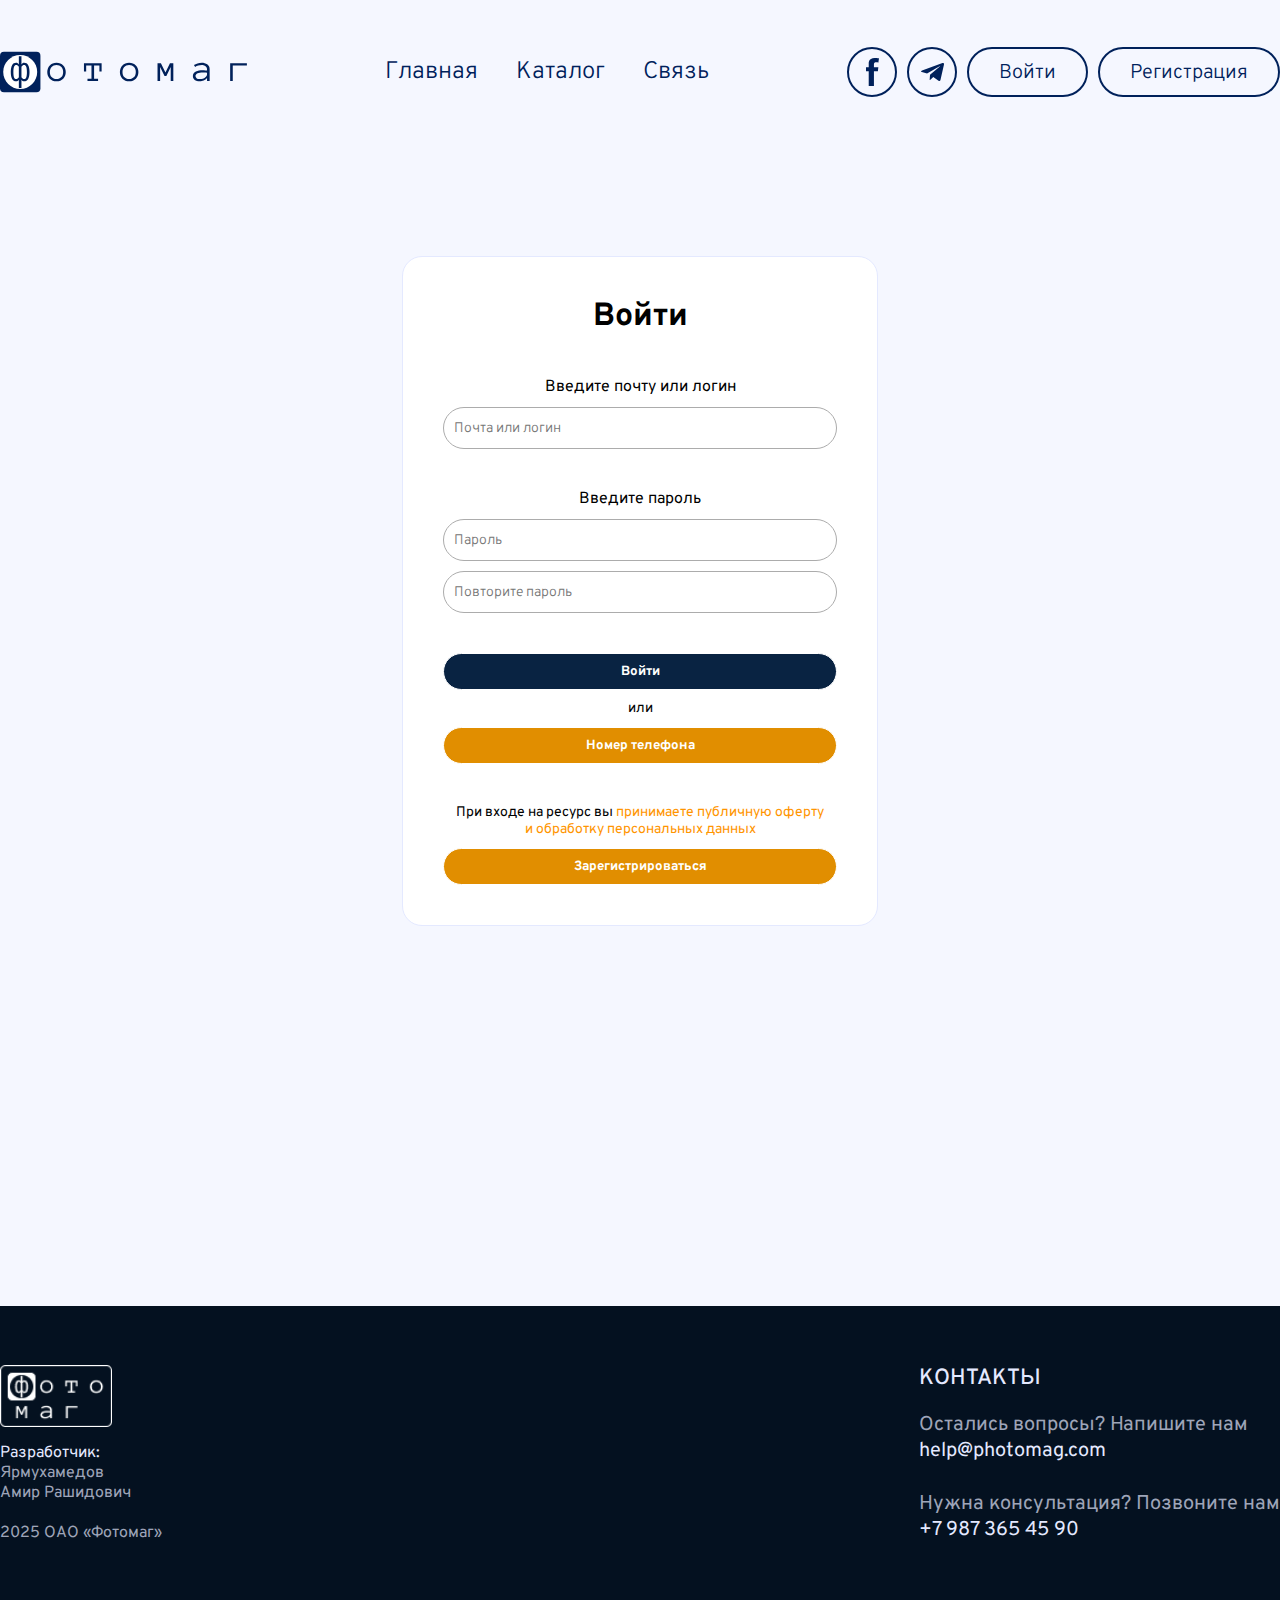
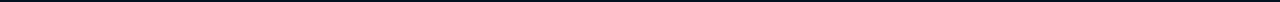
<file: login.html>
<!DOCTYPE html>
<html lang="en">

<head>
    <meta charset="UTF-8">
    <meta name="viewport" content="width=device-width, initial-scale=1.0">
    <title>Фотомаг | Купить фототехнику в Казани</title>
    <link rel="preconnect" href="https://fonts.googleapis.com">
    <link rel="preconnect" href="https://fonts.gstatic.com" crossorigin>
    <link
        href="https://fonts.googleapis.com/css2?family=Montserrat:ital,wght@0,100..900;1,100..900&family=Overpass:ital,wght@0,100..900;1,100..900&display=swap"
        rel="stylesheet">
    <link rel="stylesheet" href="assets/style/style.css">
    <link rel="shortcut icon" href="assets/img/favicon.png" type="image/x-icon">
    
</head>

<body class="bgaccent">
    <header class="container">

        <div class="logo">
            <img src="assets/img/logo.svg" alt="">
        </div>
        <div class="nav">
            <a href="index.html" class="nav-option">Главная</a>
            <a href="catalog.html" class="nav-option">Каталог</a>
            <a href="" class="nav-option">Связь</a>
        </div>
        <div class="nav-btns">
            <button type="button" class="nav-btn-icon"><img src="assets/img/icons/facebook.svg" alt=""></button>
            <button type="button" class="nav-btn-icon"><img src="assets/img/icons/tg.svg" alt=""></button>
            <a href="login.html" class="nav-option"><button type="button" class="nav-btn">Войти</button></a>
            <a href="reg.html" class="nav-option"><button type="button" class="nav-btn">Регистрация</button></a>
        </div>

    </header>

    <main>
        <form action="" class="form-wrapper">
            <h1>Войти</h1>
            <div>
                <legend>Введите почту или логин</legend>
            <input type="text" placeholder="Почта или логин">
            </div>
            <div>
                <legend>Введите пароль</legend>
            <input type="password" name="" id="" placeholder="Пароль">
            <input type="password" name="" id="" placeholder="Повторите пароль">
            </div>
            <div>
                <button type="submit" class="submit-btn">Войти</button>
            <p>или</p>
            <button type="button" class="orange-btn">Номер телефона</button>
            </div>
            <div>
                <p>При входе на ресурс вы <span class="highlighted">принимаете публичную оферту <br>и обработку персональных
                    данных</span></p>
            <button type="button" class="orange-btn" onclick="location.href='reg.html'">Зарегистрироваться</button>
            </div>
            
        </form>
    </main>

    <footer>
        <div class="footer-block container">
            <div class="footer-column">
                <div class="footer-logo">
                    <img src="assets/img/dark-logo.png" alt="" class="footer-logo">
                </div>
                <div class="copyright">
                    <p class="author"><span class="developer">Разработчик:</span> Ярмухамедов Амир Рашидович</p>
                    <p class="company-name">2025 ОАО «Фотомаг»</p>
                </div>
            </div>
            <div class="footer-column">
                <h2 class="footer-column-title">
                    Контакты
                </h2>
                <div class="footer-contacts">
                    <div class="footer-column-contact">
                        <h2 class="contact-heading">Остались вопросы? Напишите нам</h2>
                        <a href="mailto:help@photomag.com>">help@photomag.com</a>
                    </div>
                    <div class="footer-column-contact">
                        <h2 class="contact-heading">Нужна консультация? Позвоните нам</h2>
                        <a href="mailto:altair-astroshop@gmail.com">+7 987 365 45 90</a>
                    </div>
                </div>
            </div>
    </footer>
</body>
</file>
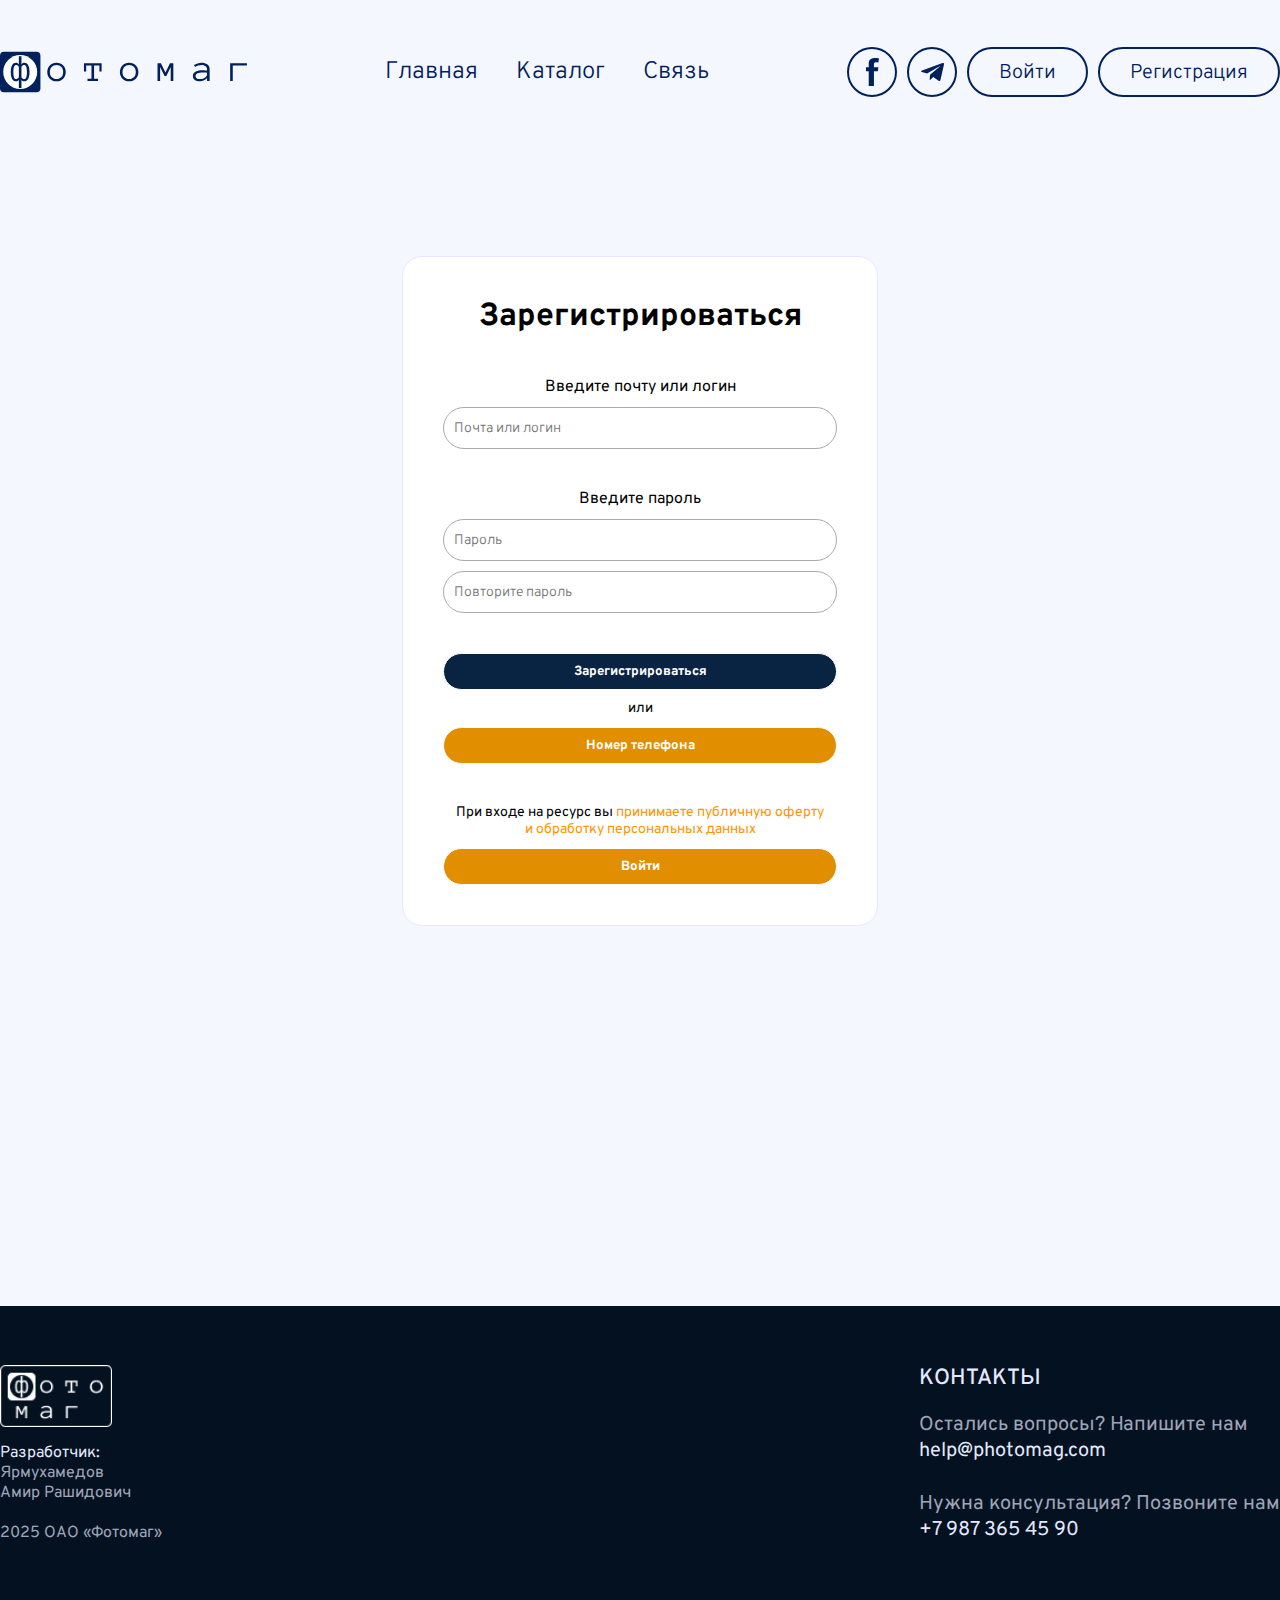
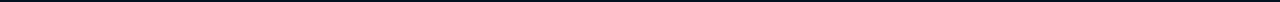
<file: reg.html>
<!DOCTYPE html>
<html lang="en">

<head>
    <meta charset="UTF-8">
    <meta name="viewport" content="width=device-width, initial-scale=1.0">
    <title>Фотомаг | Купить фототехнику в Казани</title>
    <link rel="preconnect" href="https://fonts.googleapis.com">
    <link rel="preconnect" href="https://fonts.gstatic.com" crossorigin>
    <link
        href="https://fonts.googleapis.com/css2?family=Montserrat:ital,wght@0,100..900;1,100..900&family=Overpass:ital,wght@0,100..900;1,100..900&display=swap"
        rel="stylesheet">
    <link rel="stylesheet" href="assets/style/style.css">
    <link rel="shortcut icon" href="assets/img/favicon.png" type="image/x-icon">
</head>

<body class="bgaccent">
    <header class="container">
        <div class="logo">
            <img src="assets/img/logo.svg" alt="">
        </div>
        <div class="nav">
            <a href="index.html" class="nav-option">Главная</a>
            <a href="catalog.html" class="nav-option">Каталог</a>
            <a href="" class="nav-option">Связь</a>
        </div>
        <div class="nav-btns">
            <button type="button" class="nav-btn-icon"><img src="assets/img/icons/facebook.svg" alt=""></button>
            <button type="button" class="nav-btn-icon"><img src="assets/img/icons/tg.svg" alt=""></button>
            <a href="login.html" class="nav-option"><button type="button" class="nav-btn">Войти</button></a>
            <a href="reg.html" class="nav-option"><button type="button" class="nav-btn">Регистрация</button></a>
        </div>

    </header>
    <main>
        <form action="" class="form-wrapper">
            <h1>Зарегистрироваться</h1>
            <div>
                <legend>Введите почту или логин</legend>
            <input type="text" placeholder="Почта или логин">
            </div>
            <div>
                <legend>Введите пароль</legend>
            <input type="password" name="" id="" placeholder="Пароль">
            <input type="password" name="" id="" placeholder="Повторите пароль">
            </div>
            <div>
                <button type="submit" class="submit-btn">Зарегистрироваться</button>
            <p>или</p>
            <button type="button" class="orange-btn">Номер телефона</button>
            </div>
            <div>
                <p>При входе на ресурс вы <span class="highlighted">принимаете публичную оферту <br>и обработку персональных
                    данных</span></p>
            <button type="button" class="orange-btn" onclick="location.href='login.html'">Войти</button>
            </div>
            
        </form>
    </main>
    <footer>
        <div class="footer-block container">
            <div class="footer-column">
                <div class="footer-logo">
                    <img src="assets/img/dark-logo.png" alt="" class="footer-logo">
                </div>
                <div class="copyright">
                    <p class="author"><span class="developer">Разработчик:</span> Ярмухамедов Амир Рашидович</p>
                    <p class="company-name">2025 ОАО «Фотомаг»</p>
                </div>
            </div>
            <div class="footer-column">
                <h2 class="footer-column-title">
                    Контакты
                </h2>
                <div class="footer-contacts">
                    <div class="footer-column-contact">
                        <h2 class="contact-heading">Остались вопросы? Напишите нам</h2>
                        <a href="mailto:help@photomag.com>">help@photomag.com</a>
                    </div>
                    <div class="footer-column-contact">
                        <h2 class="contact-heading">Нужна консультация? Позвоните нам</h2>
                        <a href="mailto:altair-astroshop@gmail.com">+7 987 365 45 90</a>
                    </div>
                </div>
            </div>
    </footer>
</body>
</file>
<file: assets/style/style.css>
* {
    margin: 0;
    padding: 0;
    box-sizing: border-box;
    scroll-behavior: smooth;
    font-family: 'Overpass', serif;
    font-style: normal;
    text-decoration: none;
    outline: none;
}

:root {
    --light: #E4E9FF;
    --light_border: #d5dcff;
    --dark: #00215B;
    --dark-background: #041120;
    --card-title: #1C274C
}

.title {
    font-variation-settings: "wght" 500;
    font-size: 48px;
    color: #1C274C;
    margin-bottom: 50px;
}

main {
    min-height: 100vh;
}

.bgaccent {
    background-color: #F5F7FF;
}

/* containers */
.container {
    margin: 0 auto;
    max-width: 1440px;
}

section {
    height: 907px;
    background: #F5F7FF;
}

button {
    display: flex;
    align-items: center;
    justify-content: center;
    background-color: transparent;
    border-radius: 48px;
    cursor: pointer;
    flex-grow: 0;
    border: 1px solid;
}

/* header */
header {
    display: flex;
    height: 106px;
    padding-top: 38px;
    align-items: center;
    justify-content: space-between;
}

a:hover {
    color: black;
    transition: 0.3s ease-in-out;
}

.logo {
    display: flex;
    align-items: center;
    color: var(--light);
    font-variation-settings: "wght" 400;
    gap: 25px;
    font-size: 30px;
}

.logo img {
    height: 100%;
}

nav {
    display: flex;
    width: 100%;
}

.nav {
    display: flex;
    gap: 38px;
    font-size: 24px;
    font-variation-settings: "wght" 300;
    margin: 0 auto;
}

.nav-btn {
    padding: 0 30px;
    font-variation-settings: "wght" 300;
    font-size: 20px;
    padding-top: 2px;
    border: 2px solid var(--dark);
    color: var(--dark);
    border-radius: 48px;
}

.nav-btn:hover {
    color: var(--dark-background);
    background-color: var(--light);
}

.nav-btn-icon {
    width: 50px;
    height: 50px;
    border: 2px solid var(--dark);
}

.nav-btn-icon:hover {
    color: var(--dark-background);
    background-color: var(--light);
}


header .nav-option {
    color: var(--dark);
    display: flex;
}

.nav-btns {
    display: flex;
    gap: 10px;
}

/* banner start */
.banner {
    color: var(--dark);
    display: flex;
    height: 822px;
    background: url("../img/banner-bg.png");
    background-repeat: no-repeat;
    background-position: bottom right;
}

.banner-content {
    width: 50%;
    display: flex;
    flex-direction: column;
    justify-content: center;
    position: relative;
}


.btn {
    border: 2px solid #00215B;
    display: flex;
    flex-grow: 0;
    color: var(--dark);
    font-size: 28px;
    font-variation-settings: "wght" 300;
    transition: .5s ease-in-out;
}

.btn:hover {
    background-color: var(--dark);
    color: var(--light);
    border: 2px solid var(--dark);
    transition: .3s ease-in-out;
}

.banner-btn {
    margin-top: 80px;
    padding-bottom: 4px;
    margin-right: auto;
    padding: 20px 40px
}

.banner-heading {
    font-variation-settings: "wght" 600;
    font-size: 64px;
}


.banner-text {
    font-variation-settings: "wght" 100;
    font-size: 36px;
    width: 90%;
    margin-top: 70px;
}

.btn-catalog {
    margin: 50px auto 0;
    font-size: 24px;
    padding: 16px 30px;
    width: 274px;
    text-wrap: nowrap;
}

/* banner end */

/* catalog start */
.catalog {
    margin-top: 150px;
}

.cards {
    display: flex;
    flex-wrap: wrap;
    justify-content: space-between;
}

.card {
    border: 2px solid var(--light_border);
    border-radius: 35px;
    width: 24%;
    height: 672px;
    display: flex;
    flex-direction: column;
    gap: 24px;
    padding: 20px;
}

.cover {
    border: 2px solid var(--light_border);
    border-radius: 23px;
    width: 100%;
    height: 320px;
    background-color: white;
    display: flex;
    justify-content: center;
    align-items: center;
}

.card-content {
    padding: 0 12px;
    display: flex;
    flex-direction: column;
    justify-content: space-between;
    height: 100%;
}

.product-title {
    font-variation-settings: "wght" 400;
    color: var(--dark);
    font-size: 24px;
    margin-bottom: 24px;
}

.product-desc {
    font-variation-settings: "wght" 300;
    color: var(--dark);
    font-size: 16px;
    line-break: strict;
}

.cart-btn {
    display: flex;
    width: 180px;
    height: 45px;
    background-color: var(--dark-background);
    color: var(--light);
    font-size: 20px;
    font-variation-settings: "wght" 300;
    border: none;
}

.cart-btn:hover {
    background-color: #15437b;
}

.product-cart-price {
    display: flex;
    flex-direction: column;
    gap: 24px;
}

.price {
    font-size: 28px;
    font-variation-settings: "wght" 300;
    color: var(--dark);
    margin-top: 24px;
}

.sale-price {
    display: flex;
    flex-direction: column;
    margin-top: 24px;
}

.sale-price span {
    display: flex;
    align-items: center;
}

.percent {
    height: 23px;
    width: 55px;
    border-radius: 48px;
    background-color: #EF3E2A;
    color: white;
    font-size: 14px;
    display: flex;
    align-items: center;
    justify-content: center;
    line-height: 150%;
}

.sale-price .price {
    margin-top: 0px;
}

.fake-price {
    text-decoration: line-through;
    color: rgba(0, 33, 91, 0.34);
}

.in-cart {
    position: relative;
    padding-left: 30px;
}

.in-cart::before {
    content: url('../img/icons/cart.svg');
    display: inline-block;
    position: absolute;
    left: 0;
    top: 2px;
}

/* adv start */
.adv {
    margin-top: 150px;
}

.adv img {
    width: 96px;
    height: 96px;
}

.adv-cards {
    display: flex;
    justify-content: space-between;
}

.adv-card {
    display: flex;
    flex-direction: column;
    gap: 30px;
    padding: 40px;
    border: 2px solid var(--light_border);
    width: 452px;
    border-radius: 20px;
}

.adv-title {
    font-size: 32px;
    color: var(--dark-background);
    font-variation-settings: "wght" 500;
}

.adv-sub {
    font-size: 20px;
    color: rgba(9, 35, 66, 0.7);
}

/* adv end */
/* mail start */
.mail {
    margin-top: 150px;
}

.mail-block {
    background: url("../img/fb-background.png"), linear-gradient(rgba(9, 35, 66, 1), rgba(10, 50, 97, 1));
    display: flex;
    height: 559px;
    background-repeat: no-repeat;
    background-position: bottom right;
    border-radius: 60px;
    padding: 125px 100px;
}

.mail-content {
    display: flex;
    flex-direction: column;
}

.mail-title {
    color: var(--light);
    font-size: 36px;
    font-variation-settings: "wght" 500;
    color: rgba(255, 255, 255, 1);
}

.mail-message {
    margin-bottom: auto;
    font-size: 24px;
    font-variation-settings: "wght" 500;
    color: rgba(255, 255, 255, 0.7);
    width: 50%;
    margin-top: 30px;
}

.form-container {
    display: flex;
    flex-direction: column;
    width: 476px;
    gap: 20px;
}

.form-row {
    display: flex;
    width: 100%;
    justify-content: space-between;

}

.form-title {

    font-size: 24px;
    font-variation-settings: "wght" 500;
    color: var(--light);
    width: 50%;
    margin-top: 30px;
}

.mail input {
    border-radius: 48px;
    display: flex;
    width: 287px;
    height: 54px;
    padding: 20px;
    border: none;
    font-size: 20px;
    font-variation-settings: "wght" 300;
}

input::placeholder {
    font-size: 20px;
    font-variation-settings: "wght" 300;
}

.mail-btn {
    font-size: 20px;
    font-variation-settings: "wght" 300;
    width: 177px;
    height: 54px;
    border: 2px solid white;
    color: white;
}

.mail-btn:hover {
    border: 2px solid transparent;
    background-color: #E4E9FF;
    color: #1C274C;
}

/* mail end */

/* footer start*/
footer {
    height: 296px;
    background: var(--dark-background);
    margin-top: 150px;
    display: flex;
    align-items: center;
}

.footer-block {
    display: flex;
    justify-content: space-between;
    align-items: center;
    height: 100%;
    width: 100%;
}

.footer-logo {
    display: flex;
    align-items: center;
    flex-grow: 0;
    gap: 15px;
    height: 62px;
    margin-bottom: auto;
}

.footer-logo h2 {
    font-size: 36px;
    font-variation-settings: "wght" 300;
    color: white;
}

.developer {
    color: var(--light);
    font-size: 16px;
}

.author,
.company-name {
    color: rgba(228, 233, 255, 0.7);
    font-size: 16px;
}

.author {
    width: 42%;
    margin-bottom: 20px;
}

.footer-nav {
    display: flex;
    flex-direction: column;
    gap: 10px;
}

.footer-column {
    display: flex;
    flex-direction: column;
    height: 178px;
}

.footer-column-title {
    color: var(--light);
    font-size: 22px;
    font-variation-settings: "wght" 500;
    text-transform: uppercase;
    margin-bottom: 20px;
}

.footer-nav-option {
    color: rgba(228, 233, 255, 0.7);
    font-size: 20px;
    font-variation-settings: "wght" 300;
}

.contact-heading,
.footer-column-contact a {
    color: rgba(228, 233, 255, 0.7);
    font-size: 20px;
    font-variation-settings: "wght" 400;
}


.footer-contacts {
    display: flex;
    justify-content: space-between;
    flex-direction: column;
    flex-grow: 1;
}

.footer-column-contact a {
    color: var(--light);
}


/* footer end*/


/* catalog-page start */

.filters {
    width: 300px;
    display: flex;
    flex-direction: column;
    gap: 23px;
}

.filter legend {
    font-size: 20px;
}

.filter {
    display: flex;
    flex-direction: column;
    gap: 6px;
}

.row {
    display: flex;
}

.catalog-page input[type="number"] {
    width: 104px;
    margin-right: 6px;
    border-radius: 48px;
    border: none;
    padding: 10px;
}

.catalog-page input[type="range"] {
    width: 226px;
    margin-right: 6px;
    border-radius: 48px;
    border: none;
    padding: 10px;
    border: #00215B;
}


.catalog-page input[type="number"]::placeholder {
    font-size: 12px;
}


.catalog-page {
    margin-top: 60px;
}

.catalog-page-content {
    display: flex;
    justify-content: space-between;
    margin-top: 60px;
}

.catalog-products {
    width: 1107px;
}

.catalog-page-content .card {
    width: 262px;
    height: 522px;
    display: flex;
    flex-direction: column;
    gap: 24px;
    padding: 20px;
    background-color: white;
}

.catalog-page-content .card-content {
    height: 218px;
    gap: 0px;

}

.catalog-page-content .product-title {
    font-variation-settings: "wght" 400;
    color: var(--dark);
    font-size: 18px;
    margin-bottom: 2px;
}

.catalog-page-content .product-desc {
    font-size: 12px;
}

.catalog-page-content .price {
    margin-top: 20px
}

.catalog-products select {
    border: none;
    background-color: transparent;
}

.catalog-products hr {
    width: 1101px;
    border: 1px solid #73A7FF;
    margin: 10px 0;
}

/* reg */
.form-wrapper {
    display: flex;
    flex-direction: column;
    width: 476px;
    margin: 150px auto;
    background-color: white;
    border-radius: 20px;
    border: 1px solid #E4E9FF;
    padding: 40px;
    align-items: center;
    text-align: center;
    gap: 40px;
}

.form-wrapper legend {
    font-size: 16px;
}

.form-wrapper p {
    font-size: 14px;
}

.form-wrapper div {
    display: flex;
    flex-direction: column;
    width: 100%;
    gap: 10px;
}

.form-wrapper input {
    border: 1px solid #ACACAC;
    border-radius: 40px;
    height: 37px;
    padding: 20px 10px;
}

.form-wrapper input::placeholder {
    font-size: 14px;
}

.highlighted {
    color: #FF9500;
}

.orange-btn,
.submit-btn {
    height: 37px;
    color: white;
    font-weight: bold;
}

.orange-btn {
    background-color: #E18E00;
}

.submit-btn {
    background-color: #092342;
    display: flex;
    width: 100%;
}


/* card */
.chars {}

.chars td {
    padding: 20px 0 0;
    padding-right: 70px;
}

.col-title {
    font-size: 20px;
    color: black;
}

.chars td:first-child {
    color: #00215B;
}

.card-page-content {
    display: flex;
    justify-content: space-between;
}

.card-image {
    width: 387px;
    height: 387px;
}


.card-page-price {
    display: flex;
    flex-direction: column;
    padding: 40px;
    background-color: white;
    border: 1px solid var(--light_border);
    border-radius: 40px;
    width: 430px;
    margin-bottom: 20px;
    gap: 20px;
}

.card-page-price .sale-price {
    margin-top: 0;
}

.card-page-content .submit-btn {
    font-size: 20px;
    color: white;
    font-weight: bold;
    padding: 24px;
}

.card-page {
    margin-top: 50px;
}

.rating-card-page {
    display: flex;
    gap: 10px;
    padding: 10px 0;
}

.little-gray-text {
    color: #B5B5B5;
}

header input {
    display: none;
}

header label {
    display: none;
}


@media (max-width:1024px) {

    #burger,
    [for=burger] {
        display: none;
    }

    [for=burger] {
        position: fixed;
        top: 20px;
        right: 20px;
        width: 30px;
        height: 30px;
        cursor: pointer;
        z-index: 1000;
    }

    span {
        display: block;
        width: 100%;
        height: 3px;
        background-color: #333;
        position: relative;
        margin-top: 10px;
    }

    span::before,
    span::after {
        content: '';
        position: absolute;
        width: 100%;
        height: 3px;
        background-color: #333;
        transition: 0.5s;
    }

    span::before {
        top: -8px;
    }

    span::after {
        top: 8px;
    }

    nav {
        position: fixed;
        top: 0;
        width: 250px;
        height: 100%;
        left: -100%;
        background-color: #f4f4f4;
        z-index: 999;
    }

    nav a {
        display: block;
        padding: 10px 20px;
        font-size: 20px;
        color: #333;
        border-bottom: 1px solid #ddd;
    }

    nav button {
        margin-left: 10px;
    }

    nav a:hover {
        background-color: #e9e9e9;
    }

    #burger:checked~nav {
        left: 0;

    }

    #burger:checked~label span {
        background: transparent;
        transition: 0s;
    }

    #burger:checked~label span::before {
        transform: rotate(45deg);
        top: 0;
    }

    #burger:checked~label span::after {
        transform: rotate(-45deg);
        top: 0;
    }


    .container {
        max-width: 1024px;
        margin-bottom: 75px;
        padding: 0px 20px;
    }

    .banner {
        background: none;
    }

    .banner br {
        display: none;
    }

    .banner-content {
        width: 90%;
        margin: 0 auto;
    }

    .cards {
        display: flex;
        flex-wrap: wrap;
        justify-content: start;
        gap: 10px;
    }

    .adv-cards {
        flex-wrap: wrap;
        gap: 10px;
        justify-content: start;
    }

    .card {
        width: 48%;
    }

    .nav {
        display: flex;
        flex-direction: column;
        gap: 10px;
    }

    .nav-btns {
        display: flex;
        flex-direction: row;
        gap: 10px;
    }

    [for=burger] {
        display: block;
    }

    .nav-btns {
        display: flex;
        flex-direction: column;
    }

    nav {
        display: flex;
        width: 100%;
        flex-direction: column;
    }

    .nav {
        margin: 0;
    }

}

@media (max-width:390px) {
    .container {
        max-width: 390px;
        margin-bottom: 20px;
    }

    .card {
        width: 100%;
    }

    .banner-heading {
        font-size: 48px;
    }

    .banner-text {
        font-size: 24px;
        margin-top: 20px;
    }

    .banner-content {
        justify-content: start;
    }

    .btn {
        font-size: 20px;
    }

    section {
        height: 600px;
    }

    .title {
        font-size: 32px;
        margin-bottom: 10px;
    }

    .adv {
        margin-top: 40px;
    }

    .adv-title {
        font-size: 20px;
    }

    .contact-heading {
        font-size: 12px;
    }

    .author,
    .developer,
    .company-name {
        font-size: 10px;
    }

    .footer-block {
        margin: 0;
    }

    footer {
        height: 206px;
    }

    .footer-column-title {
        font-size: 18px;
    }

    .footer-column a {
        font-size: 12px;
    }

    .mail-block {
        background: linear-gradient(rgba(9, 35, 66, 1), rgba(10, 50, 97, 1));
        padding: 30px;
        border-radius: 20px;
        height: auto;
    }

    .form-row {
        flex-direction: column;
        gap: 10px;
    }

    .mail-title,
    .mail-message {
        font-size: 20px;
    }

    .form-container {
        width: 100%;
    }

}
</file>
